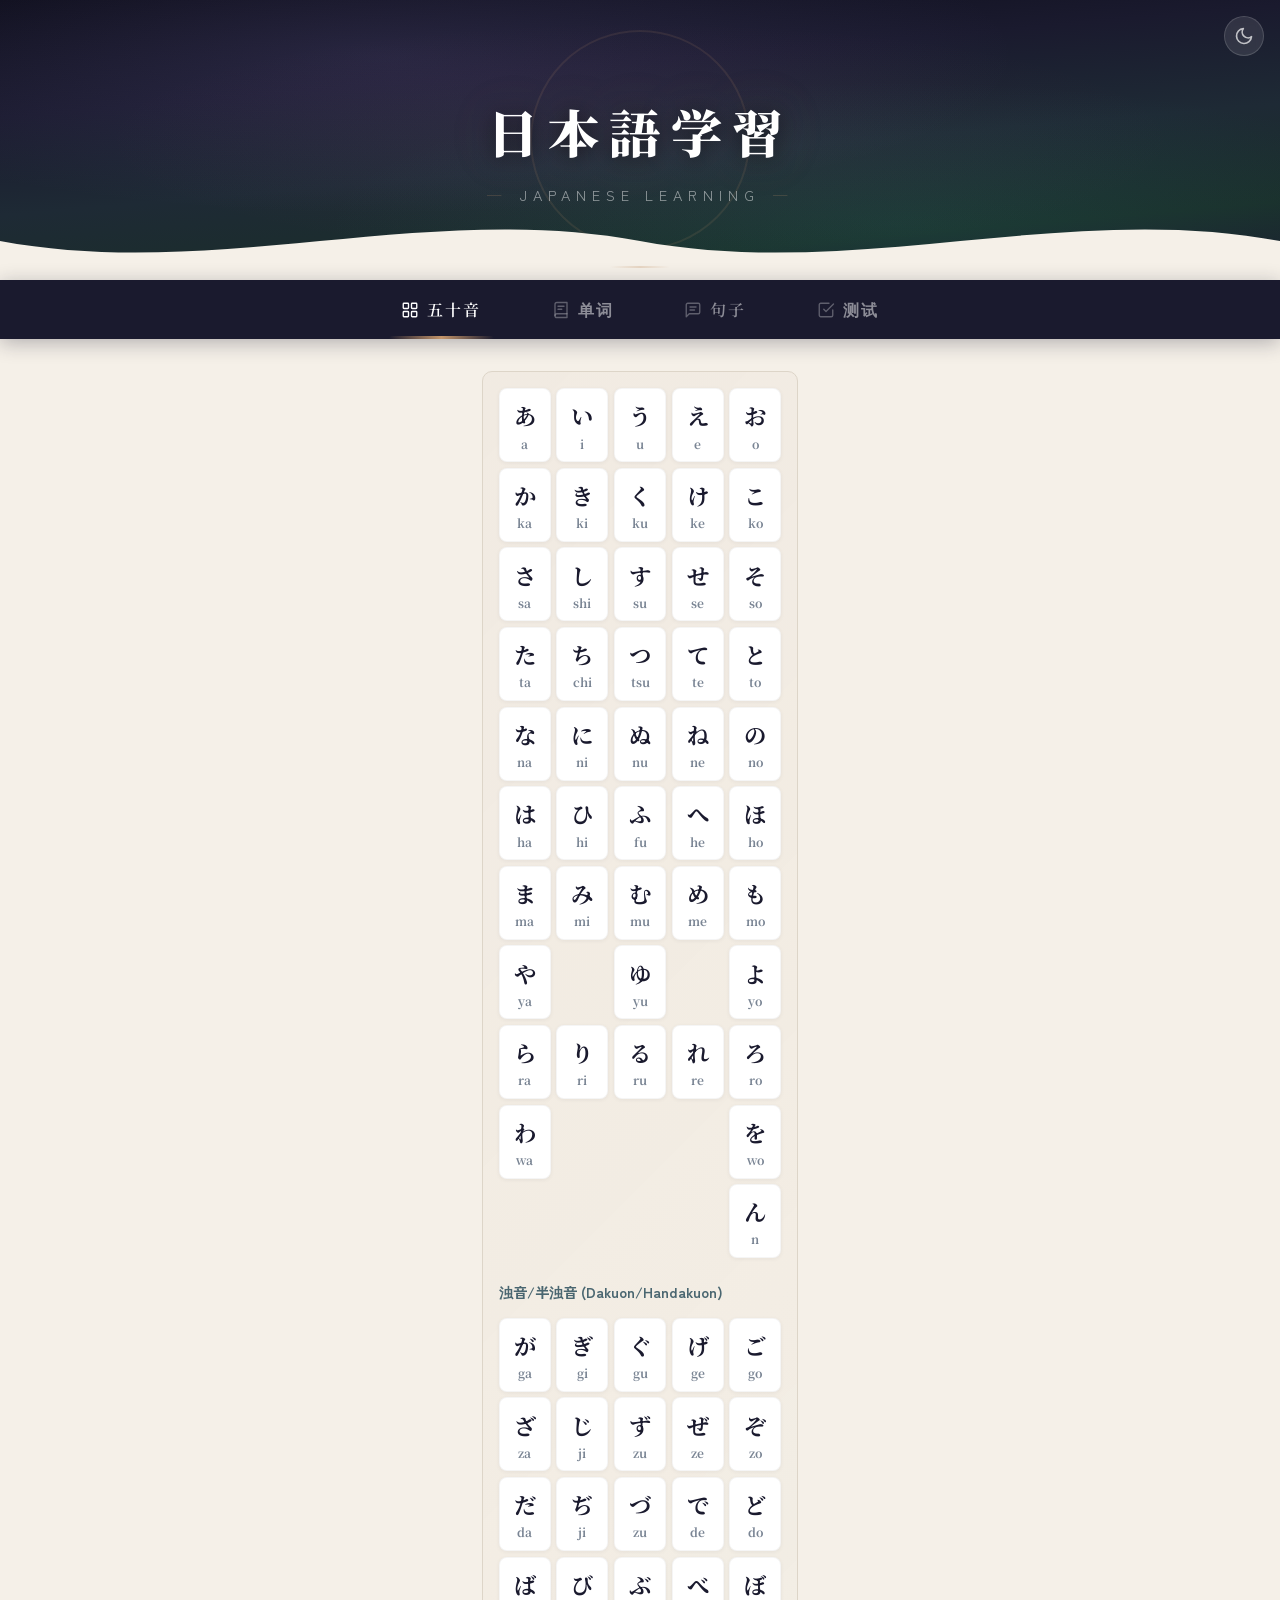
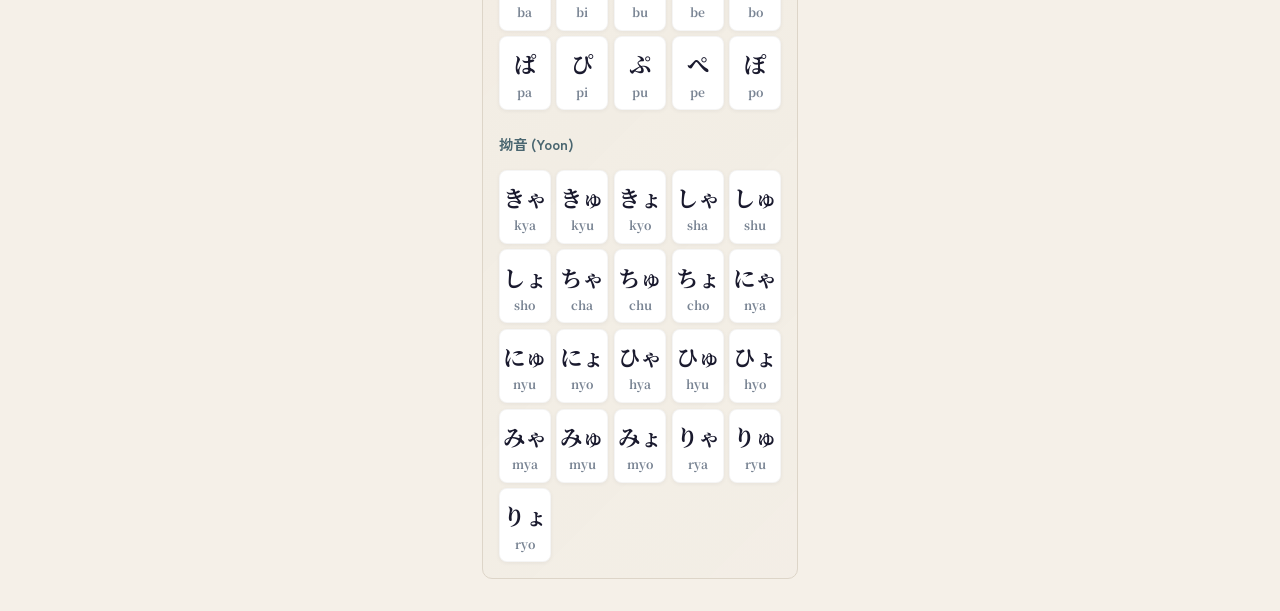
<file: index.html>
<!DOCTYPE html>
<html lang="ja">

<head>
    <meta charset="UTF-8">
    <meta name="viewport" content="width=device-width, initial-scale=1.0">
    <title>日本語学習 — Japanese Learning</title>
    <link rel="icon" href="data:image/svg+xml,<svg xmlns='http://www.w3.org/2000/svg' viewBox='0 0 100 100'><rect rx='18' width='100' height='100' fill='%231A1A2E'/><text x='50' y='72' font-size='62' text-anchor='middle' fill='%23F2C6C2' font-family='serif'>あ</text></svg>">
    <link rel="stylesheet" href="src/css/style.css">
    <script type="module" src="src/js/core.js" defer></script>
</head>

<body>

    <header>
        <button class="dark-toggle" id="dark-toggle" title="切换暗色模式">
            <svg class="icon-moon" viewBox="0 0 24 24" fill="none" stroke="currentColor" stroke-width="2" stroke-linecap="round" stroke-linejoin="round"><path d="M21 12.79A9 9 0 1 1 11.21 3 7 7 0 0 0 21 12.79z"/></svg>
            <svg class="icon-sun" viewBox="0 0 24 24" fill="none" stroke="currentColor" stroke-width="2" stroke-linecap="round" stroke-linejoin="round"><circle cx="12" cy="12" r="5"/><line x1="12" y1="1" x2="12" y2="3"/><line x1="12" y1="21" x2="12" y2="23"/><line x1="4.22" y1="4.22" x2="5.64" y2="5.64"/><line x1="18.36" y1="18.36" x2="19.78" y2="19.78"/><line x1="1" y1="12" x2="3" y2="12"/><line x1="21" y1="12" x2="23" y2="12"/><line x1="4.22" y1="19.78" x2="5.64" y2="18.36"/><line x1="18.36" y1="5.64" x2="19.78" y2="4.22"/></svg>
        </button>
        <div class="header-bg"></div>
        <div class="header-particles" id="header-particles"></div>
        <div class="enso-circle"></div>
        <div class="header-content">
            <h1>日本語学習</h1>
            <p class="subtitle">Japanese Learning</p>
        </div>
        <svg class="header-wave" viewBox="0 0 1440 80" preserveAspectRatio="none">
            <path d="M0,40 C240,80 480,0 720,40 C960,80 1200,0 1440,40 L1440,80 L0,80 Z" fill="var(--bg)"/>
        </svg>
        <div class="header-divider"></div>
    </header>

    <!-- Back to Top Button -->
    <button id="back-to-top" class="back-to-top" title="回到顶部" aria-label="回到顶部">
        <svg width="20" height="20" viewBox="0 0 24 24" fill="none" stroke="currentColor" stroke-width="2.5" stroke-linecap="round" stroke-linejoin="round">
            <polyline points="18 15 12 9 6 15"></polyline>
        </svg>
    </button>

    <nav>
        <div class="nav-tab active" data-tab="gojuon">
            <svg class="nav-icon" viewBox="0 0 24 24" fill="none" stroke="currentColor" stroke-width="1.8" stroke-linecap="round" stroke-linejoin="round"><rect x="3" y="3" width="7" height="7" rx="1"/><rect x="14" y="3" width="7" height="7" rx="1"/><rect x="3" y="14" width="7" height="7" rx="1"/><rect x="14" y="14" width="7" height="7" rx="1"/></svg>
            <span>五十音</span>
        </div>
        <div class="nav-tab" data-tab="words">
            <svg class="nav-icon" viewBox="0 0 24 24" fill="none" stroke="currentColor" stroke-width="1.8" stroke-linecap="round" stroke-linejoin="round"><path d="M4 19.5A2.5 2.5 0 016.5 17H20"/><path d="M6.5 2H20v20H6.5A2.5 2.5 0 014 19.5v-15A2.5 2.5 0 016.5 2z"/><line x1="8" y1="7" x2="16" y2="7"/><line x1="8" y1="11" x2="13" y2="11"/></svg>
            <span>单词</span>
        </div>
        <div class="nav-tab" data-tab="sentences">
            <svg class="nav-icon" viewBox="0 0 24 24" fill="none" stroke="currentColor" stroke-width="1.8" stroke-linecap="round" stroke-linejoin="round"><path d="M21 15a2 2 0 01-2 2H7l-4 4V5a2 2 0 012-2h14a2 2 0 012 2z"/><line x1="8" y1="8" x2="16" y2="8"/><line x1="8" y1="12" x2="14" y2="12"/></svg>
            <span>句子</span>
        </div>
        <div class="nav-tab" data-tab="quiz">
            <svg class="nav-icon" viewBox="0 0 24 24" fill="none" stroke="currentColor" stroke-width="1.8" stroke-linecap="round" stroke-linejoin="round"><path d="M9 11l3 3L22 4"/><path d="M21 12v7a2 2 0 01-2 2H5a2 2 0 01-2-2V5a2 2 0 012-2h11"/></svg>
            <span>测试</span>
        </div>
    </nav>

    <div class="container">

        <!-- 五十音 Panel -->
        <section id="gojuon" class="panel active">
            <div id="gojuon-container">
                <div id="gojuon-table" class="gojuon-table">
                    <!-- Generated via JS -->
                </div>
            </div>
        </section>

        <!-- 单词 Panel -->
        <section id="words" class="panel">
            <div class="controls-area">
                <input type="text" id="word-search" class="search-input" placeholder="搜索单词...">

                <div class="custom-select" id="word-category" data-value="all">
                    <div class="custom-select-trigger"><span class="select-text"></span><span class="select-reset" title="重置">&times;</span></div>
                    <div class="custom-select-options"></div>
                </div>
            </div>
            <div id="words-container" class="list-container">
                <!-- Generated via JS -->
            </div>
            <div id="words-pagination" class="pagination-area">
                <!-- Generated via JS -->
            </div>
        </section>

        <!-- 句子 Panel -->
        <section id="sentences" class="panel">
            <div class="controls-area">
                <input type="text" id="sentence-search" class="search-input" placeholder="搜索句子...">

                <div class="custom-select" id="sentence-category" data-value="all">
                    <div class="custom-select-trigger"><span class="select-text"></span><span class="select-reset" title="重置">&times;</span></div>
                    <div class="custom-select-options"></div>
                </div>
            </div>
            <div id="sentences-container" class="sentence-list-container">
                <!-- Generated via JS -->
            </div>
            <div id="sentences-pagination" class="pagination-area">
                <!-- Generated via JS -->
            </div>
        </section>

        <!-- 测试 Panel -->
        <section id="quiz" class="panel">

            <!-- Setup -->
            <div id="quiz-setup">
                <div class="quiz-setup-header">
                    <h2>选择练习模式</h2>
                    <p class="quiz-setup-sub">选择题型和题量，开始练习</p>
                </div>

                <div class="quiz-modes">
                    <div class="quiz-mode-card" data-mode="jp-cn" onclick="window.quizManager.selectMode('jp-cn')">
                        <div class="quiz-mode-icon">あ</div>
                        <div class="quiz-mode-info">
                            <h3>看日选中</h3>
                            <p>看日语单词，选中文意思</p>
                        </div>
                        <span class="quiz-mode-difficulty difficulty-easy">简单</span>
                    </div>

                    <div class="quiz-mode-card" data-mode="cn-jp" onclick="window.quizManager.selectMode('cn-jp')">
                        <div class="quiz-mode-icon">汉</div>
                        <div class="quiz-mode-info">
                            <h3>看中选日</h3>
                            <p>看中文意思，选日语单词</p>
                        </div>
                        <span class="quiz-mode-difficulty difficulty-medium">中等</span>
                    </div>

                    <div class="quiz-mode-card" data-mode="listen" onclick="window.quizManager.selectMode('listen')">
                        <div class="quiz-mode-icon">
                            <svg viewBox="0 0 24 24" fill="none" stroke="currentColor" stroke-width="2" stroke-linecap="round" stroke-linejoin="round" width="28" height="28"><path d="M9 18V5l12-2v13"/><circle cx="6" cy="18" r="3"/><circle cx="18" cy="16" r="3"/></svg>
                        </div>
                        <div class="quiz-mode-info">
                            <h3>听音选词</h3>
                            <p>听发音，选出正确的日语单词</p>
                        </div>
                        <span class="quiz-mode-difficulty difficulty-medium">中等</span>
                    </div>

                    <div class="quiz-mode-card" data-mode="kana" onclick="window.quizManager.selectMode('kana')">
                        <div class="quiz-mode-icon">
                            <svg viewBox="0 0 24 24" fill="none" stroke="currentColor" stroke-width="2" stroke-linecap="round" stroke-linejoin="round" width="28" height="28"><path d="M2 3h6a4 4 0 0 1 4 4v14a3 3 0 0 0-3-3H2z"/><path d="M22 3h-6a4 4 0 0 0-4 4v14a3 3 0 0 1 3-3h7z"/></svg>
                        </div>
                        <div class="quiz-mode-info">
                            <h3>假名识读</h3>
                            <p>看假名，选正确的罗马音读法</p>
                        </div>
                        <span class="quiz-mode-difficulty difficulty-easy">简单</span>
                    </div>

                    <div class="quiz-mode-card" data-mode="spell" onclick="window.quizManager.selectMode('spell')">
                        <div class="quiz-mode-icon">
                            <svg viewBox="0 0 24 24" fill="none" stroke="currentColor" stroke-width="2" stroke-linecap="round" stroke-linejoin="round" width="28" height="28"><path d="M17 3a2.85 2.83 0 1 1 4 4L7.5 20.5 2 22l1.5-5.5Z"/></svg>
                        </div>
                        <div class="quiz-mode-info">
                            <h3>拼写挑战</h3>
                            <p>根据中文意思，拼出日语单词</p>
                        </div>
                        <span class="quiz-mode-difficulty difficulty-hard">困难</span>
                    </div>
                </div>

                <!-- Question count & start (hidden until mode selected) -->
                <div id="quiz-start-area" class="quiz-start-area" style="display:none;">
                    <div class="quiz-count-selector">
                        <span class="quiz-count-label">题量</span>
                        <div class="quiz-count-btns">
                            <button class="quiz-count-btn" data-count="10" onclick="window.quizManager.setCount(10)">10</button>
                            <button class="quiz-count-btn active" data-count="20" onclick="window.quizManager.setCount(20)">20</button>
                            <button class="quiz-count-btn" data-count="30" onclick="window.quizManager.setCount(30)">30</button>
                            <button class="quiz-count-btn" data-count="50" onclick="window.quizManager.setCount(50)">50</button>
                        </div>
                    </div>
                    <button class="btn btn-primary quiz-start-btn" onclick="window.quizManager.startSelected()">开始练习</button>
                </div>

                <!-- Wrong Answer Book -->
                <div class="wrong-book" id="wrong-book">
                    <div class="wrong-book-header">
                        <h3>错题本</h3>
                        <button class="btn btn-secondary" style="font-size:0.75rem; padding:0.4rem 0.8rem;" onclick="window.quizManager.clearWrongAnswers()">清空</button>
                    </div>
                    <div id="wrong-book-list"></div>
                </div>
            </div>

            <!-- Active Quiz -->
            <div id="quiz-active" style="display: none;">
                <div class="quiz-progress-bar">
                    <div class="quiz-progress-fill" id="quiz-progress-fill"></div>
                </div>
                <div class="quiz-progress-text" id="quiz-progress-text"></div>
                <div class="quiz-card">
                    <div class="quiz-question" id="quiz-q-text">?</div>
                    <div id="quiz-hint" class="quiz-hint" style="display:none;"></div>
                    <div class="quiz-options" id="quiz-options">
                        <!-- Generated via JS -->
                    </div>
                    <div id="quiz-input-area" style="display:none;">
                        <input type="text" id="quiz-input" class="quiz-input" placeholder="输入日语单词...">
                        <button class="btn btn-primary" onclick="window.quizManager.submitInput()" style="margin-top:0.8rem; width:100%;">确认</button>
                    </div>
                    <div style="margin-top: 2rem; text-align: center;">
                        <button class="btn btn-secondary" onclick="window.quizManager.exitQuiz()">退出测试</button>
                    </div>
                </div>
            </div>

            <!-- Result -->
            <div id="quiz-result" style="display: none;">
                <div class="quiz-card" style="text-align: center;">
                    <h2>测试完成</h2>
                    <div class="result-circle">
                        <svg viewBox="0 0 120 120" class="result-ring">
                            <circle cx="60" cy="60" r="52" fill="none" stroke="var(--border)" stroke-width="8"/>
                            <circle cx="60" cy="60" r="52" fill="none" stroke="var(--asagi)" stroke-width="8"
                                stroke-dasharray="327" stroke-dashoffset="327" stroke-linecap="round"
                                id="result-ring-fill" transform="rotate(-90 60 60)"/>
                        </svg>
                        <span class="result-percent" id="result-percent">0%</span>
                    </div>
                    <div class="result-stats" id="result-stats"></div>
                    <div style="display: flex; gap: 0.8rem; justify-content: center; margin-top: 1.5rem;">
                        <button class="btn btn-secondary" onclick="window.quizManager.exitQuiz()">返回菜单</button>
                        <button class="btn btn-primary" onclick="window.quizManager.retryQuiz()">再来一次</button>
                    </div>
                </div>
                <div id="result-review" class="result-review"></div>
            </div>

        </section>

    </div>

</body>

</html>
</file>
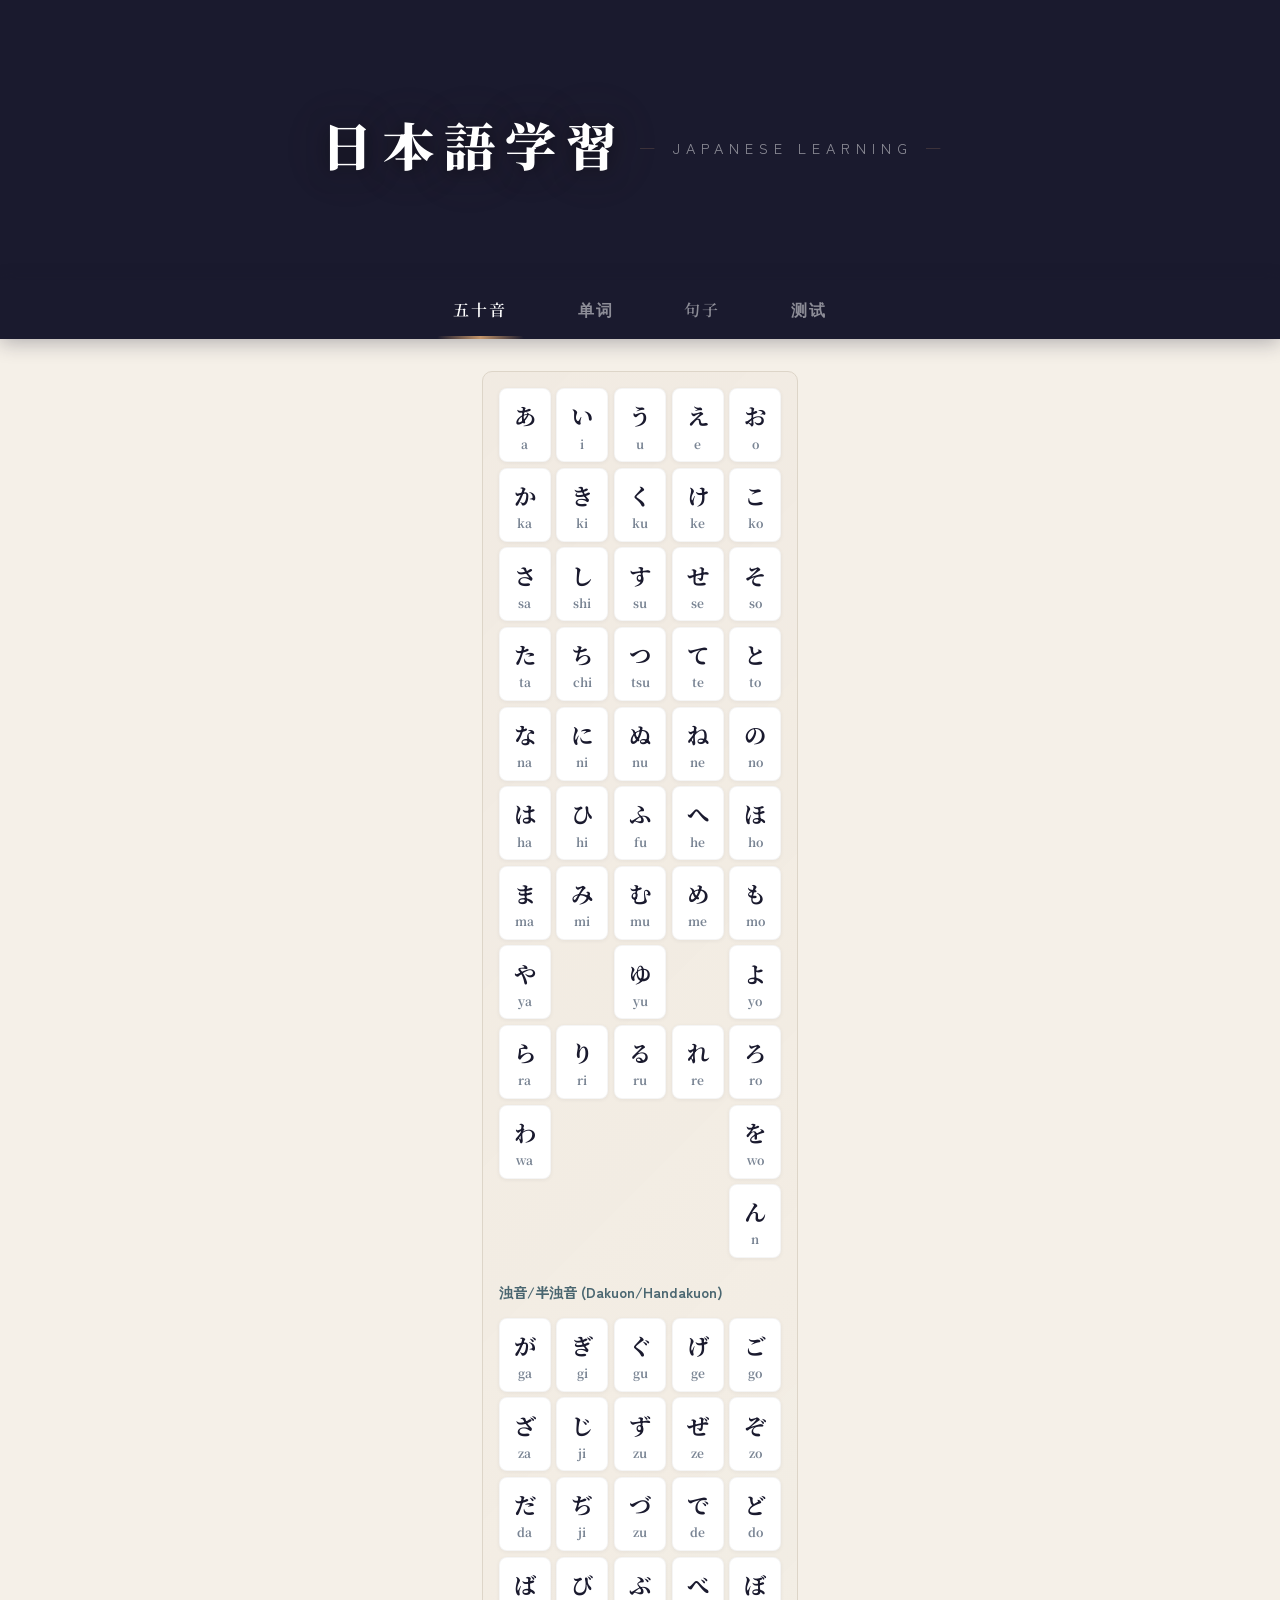
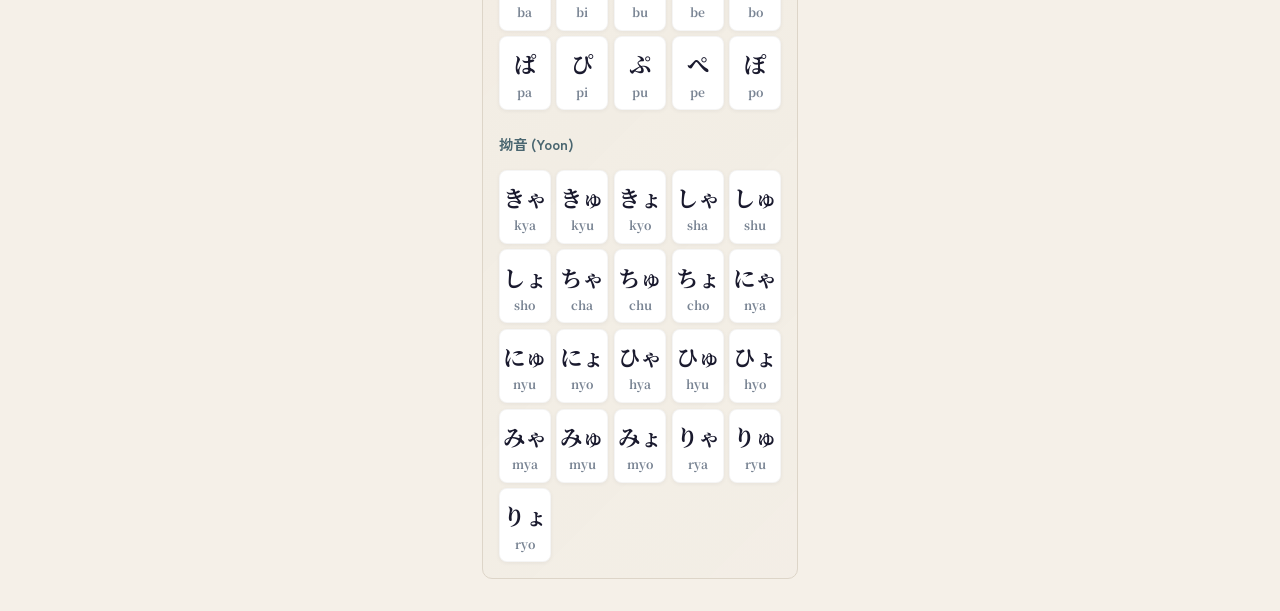
<file: japanese-learning.html>
<!DOCTYPE html>
<html lang="ja">

<head>
    <meta charset="UTF-8">
    <meta name="viewport" content="width=device-width, initial-scale=1.0">
    <title>日本語学習 — Japanese Learning</title>
    <link rel="stylesheet" href="src/css/style.css">
    <script type="module" src="src/js/core.js" defer></script>
</head>

<body>

    <header>
        <h1>日本語学習</h1>
        <p class="subtitle">Japanese Learning</p>
    </header>

    <nav>
        <div class="nav-tab active" data-tab="gojuon">五十音</div>
        <div class="nav-tab" data-tab="words">单词</div>
        <div class="nav-tab" data-tab="sentences">句子</div>
        <div class="nav-tab" data-tab="quiz">测试</div>
    </nav>

    <div class="container">

        <!-- 五十音 Panel -->
        <section id="gojuon" class="panel active">
            <div id="gojuon-container">
                <div id="gojuon-table" class="gojuon-table">
                    <!-- Generated via JS -->
                </div>
            </div>
        </section>

        <!-- 单词 Panel -->
        <section id="words" class="panel">
            <div class="controls-area">
                <input type="text" id="word-search" class="search-input" placeholder="搜索单词...">
                <select id="word-category" class="filter-select">
                    <option value="all">全部分类</option>
                </select>
            </div>
            <div id="words-container" class="list-container">
                <!-- Generated via JS -->
            </div>
            <div id="words-pagination" class="pagination-area">
                <!-- Generated via JS -->
            </div>
        </section>

        <!-- 句子 Panel -->
        <section id="sentences" class="panel">
            <div class="controls-area">
                <input type="text" id="sentence-search" class="search-input" placeholder="搜索句子...">
                <select id="sentence-category" class="filter-select">
                    <option value="all">全部分类</option>
                </select>
            </div>
            <div id="sentences-container" class="sentence-list-container">
                <!-- Generated via JS -->
            </div>
            <div id="sentences-pagination" class="pagination-area">
                <!-- Generated via JS -->
            </div>
        </section>

        <!-- 测试 Panel -->
        <section id="quiz" class="panel">
            <div id="quiz-setup" class="quiz-card">
                <h2>选择测试模式</h2>
                <div style="display: flex; flex-direction: column; gap: 0.6rem; margin-top: 1.5rem;">
                    <button class="btn" onclick="window.quizManager.startQuiz('jp-cn')">日文 -> 中文</button>
                    <button class="btn" onclick="window.quizManager.startQuiz('jp-en')">日文 -> 英文</button>
                    <button class="btn" onclick="window.quizManager.startQuiz('en-jp')">英文 -> 日文</button>
                    <button class="btn" onclick="window.quizManager.startQuiz('roma-jp')">罗马音 -> 日文</button>
                    <button class="btn btn-accent" onclick="window.quizManager.startMemTest()">发音记忆测试 (50题)</button>
                </div>
            </div>

            <div id="quiz-active" class="quiz-card" style="display: none;">
                <div id="quiz-progress" style="margin-bottom: 0.5rem; color: var(--text-light); font-size: 0.85rem;"></div>
                <div class="quiz-question" id="quiz-q-text">?</div>
                <div class="quiz-options" id="quiz-options" style="display: grid; grid-template-columns: 1fr 1fr; gap: 0.8rem;">
                    <!-- Generated via JS -->
                </div>
                <div style="margin-top: 2rem;">
                    <button class="btn btn-secondary" onclick="window.quizManager.exitQuiz()">退出测试</button>
                </div>
            </div>

            <div id="quiz-result" class="quiz-card" style="display: none;">
                <h2>测试结果</h2>
                <div id="result-score" style="font-size: 2.5rem; margin: 1.5rem 0; font-family: var(--font-display); font-weight: 900; color: var(--asagi);"></div>
                <button class="btn btn-primary" onclick="window.quizManager.exitQuiz()">返回菜单</button>
            </div>
        </section>

    </div>

</body>

</html>
</file>
<file: src/css/style.css>
/* ============================================
   日本語学習 — Sumi-e Aesthetic
   Inspired by ink wash painting & traditional Japanese colors
   ============================================ */

@import url('https://fonts.googleapis.com/css2?family=Noto+Serif+JP:wght@400;600;700;900&family=Zen+Kaku+Gothic+New:wght@400;500;700&display=swap');

:root {
    /* Traditional Japanese Colors (日本伝統色) */
    --sumi: #2B2B2B;
    /* 墨 — ink black */
    --kurotobi: #1A1A2E;
    /* 黒鳶 — dark kite */
    --ai-iro: #264653;
    /* 藍色 — indigo */
    --asagi: #2A9D8F;
    /* 浅葱 — light blue-green */
    --sakura: #F2C6C2;
    /* 桜 — cherry blossom */
    --tokiwa: #3A7D5C;
    /* 常磐 — evergreen */
    --kitsune: #C4956A;
    /* 狐 — fox gold */
    --kinari: #F5F0E8;
    /* 生成り — natural undyed */
    --shiro-neri: #FAF8F5;
    /* 白練 — refined white */
    --fuji-murasaki: #8B7EC8;
    /* 藤紫 — wisteria */
    --beni-aka: #C84B6A;
    /* 紅赤 — rouge red */
    --tetsu: #4A6670;
    /* 鉄 — iron blue */

    /* Functional */
    --primary: var(--beni-aka);
    --secondary: var(--tetsu);
    --accent: var(--kitsune);
    --accent2: var(--asagi);
    --bg: var(--kinari);
    --bg-alt: var(--shiro-neri);
    --card-bg: #FFFFFF;
    --text: var(--kurotobi);
    --text-light: #7A8594;
    --border: #DDD5C8;
    --shadow: 0 2px 8px rgba(26, 26, 46, 0.06);
    --shadow-hover: 0 8px 24px rgba(26, 26, 46, 0.1);
    --radius: 10px;
    --radius-sm: 6px;

    --success: var(--tokiwa);
    --error: var(--beni-aka);

    /* Level Colors */
    --n5: #3A7D5C;
    --n4: #264653;
    --n3: #C4956A;
    --n2: #C84B6A;
    --n1: #8B7EC8;

    /* Fonts */
    --font-display: 'Noto Serif JP', 'Yu Mincho', serif;
    --font-body: 'Zen Kaku Gothic New', 'Hiragino Sans', sans-serif;
}

/* Reset */
*,
*::before,
*::after {
    box-sizing: border-box;
    margin: 0;
    padding: 0;
}

body {
    background-color: var(--bg);
    color: var(--text);
    font-family: var(--font-body);
    line-height: 1.7;
    min-height: 100vh;
    display: flex;
    flex-direction: column;
    -webkit-font-smoothing: antialiased;
}

/* ============================================
   HEADER — Atmospheric Night Ink Wash
   ============================================ */
header {
    background: var(--kurotobi);
    color: white;
    padding: 4.5rem 1.5rem 3.5rem;
    text-align: center;
    position: relative;
    overflow: hidden;
    min-height: 280px;
    display: flex;
    align-items: center;
    justify-content: center;
}

/* Deep atmospheric gradient */
.header-bg {
    position: absolute;
    inset: 0;
    background:
        radial-gradient(ellipse at 30% 20%, rgba(139, 126, 200, 0.15) 0%, transparent 50%),
        radial-gradient(ellipse at 70% 80%, rgba(42, 157, 143, 0.12) 0%, transparent 45%),
        radial-gradient(ellipse at 50% 50%, rgba(200, 75, 106, 0.06) 0%, transparent 60%),
        linear-gradient(175deg, #0D0D1A 0%, #1A1A2E 30%, #1E2A35 55%, #1A2E2A 80%, #1A1A2E 100%);
    animation: bgShift 12s ease-in-out infinite alternate;
}

@keyframes bgShift {
    0% {
        opacity: 1;
    }

    50% {
        opacity: 0.92;
    }

    100% {
        opacity: 1;
    }
}

/* Floating sakura particles */
.header-particles {
    position: absolute;
    inset: 0;
    pointer-events: none;
    z-index: 1;
}

.particle {
    position: absolute;
    width: 6px;
    height: 6px;
    background: var(--sakura);
    border-radius: 50% 0 50% 0;
    opacity: 0;
    animation: floatParticle var(--duration) var(--delay) ease-in-out infinite;
}

@keyframes floatParticle {
    0% {
        opacity: 0;
        transform: translate(0, 0) rotate(0deg) scale(0.5);
    }

    20% {
        opacity: var(--max-opacity, 0.6);
    }

    80% {
        opacity: var(--max-opacity, 0.6);
    }

    100% {
        opacity: 0;
        transform: translate(var(--dx), var(--dy)) rotate(360deg) scale(0.2);
    }
}

/* Enso circle — Zen brush stroke */
.enso-circle {
    position: absolute;
    width: 220px;
    height: 220px;
    border: 2.5px solid rgba(196, 149, 106, 0.12);
    border-radius: 50%;
    top: 50%;
    left: 50%;
    transform: translate(-50%, -50%);
    z-index: 1;
    animation: ensoReveal 3s ease-out forwards, ensoPulse 8s 3s ease-in-out infinite;
    clip-path: polygon(0 0, 0 0, 0 100%, 0 100%);
}

@keyframes ensoReveal {
    0% {
        clip-path: polygon(0 0, 0 0, 0 100%, 0 100%);
        opacity: 0;
    }

    100% {
        clip-path: polygon(0 0, 100% 0, 100% 100%, 0 100%);
        opacity: 1;
    }
}

@keyframes ensoPulse {

    0%,
    100% {
        transform: translate(-50%, -50%) scale(1);
        border-color: rgba(196, 149, 106, 0.12);
    }

    50% {
        transform: translate(-50%, -50%) scale(1.03);
        border-color: rgba(196, 149, 106, 0.18);
    }
}

/* Content */
.header-content {
    position: relative;
    z-index: 2;
}

header h1 {
    font-family: var(--font-display);
    font-size: 3.2rem;
    font-weight: 900;
    margin-bottom: 0.4rem;
    letter-spacing: 0.2em;
    text-shadow: 0 2px 20px rgba(0, 0, 0, 0.5), 0 0 60px rgba(196, 149, 106, 0.15);
    animation: titleReveal 1s 0.3s ease-out both;
}

@keyframes titleReveal {
    from {
        opacity: 0;
        transform: translateY(20px);
        letter-spacing: 0.5em;
    }

    to {
        opacity: 1;
        transform: translateY(0);
        letter-spacing: 0.2em;
    }
}

header .subtitle {
    font-family: var(--font-body);
    font-size: 0.9rem;
    font-weight: 400;
    letter-spacing: 6px;
    text-transform: uppercase;
    color: rgba(255, 255, 255, 0.5);
    position: relative;
    display: inline-block;
    animation: subtitleReveal 1s 0.6s ease-out both;
}

@keyframes subtitleReveal {
    from {
        opacity: 0;
        transform: translateY(12px);
        letter-spacing: 10px;
    }

    to {
        opacity: 1;
        transform: translateY(0);
        letter-spacing: 6px;
    }
}

/* Subtle gold accents on subtitle */
header .subtitle::before,
header .subtitle::after {
    content: '—';
    color: var(--kitsune);
    opacity: 0.4;
    margin: 0 0.8rem;
    font-weight: 300;
}

/* Wave transition to content */
.header-wave {
    position: absolute;
    bottom: -1px;
    left: 0;
    width: 100%;
    height: 80px;
    z-index: 3;
}

/* Brush stroke divider */
.header-divider {
    position: absolute;
    bottom: 12px;
    left: 50%;
    transform: translateX(-50%);
    width: 60px;
    height: 2px;
    background: linear-gradient(90deg, transparent, var(--kitsune), transparent);
    opacity: 0.3;
    z-index: 4;
}

/* ============================================
   BACK TO TOP BUTTON
   ============================================ */
.back-to-top {
    position: fixed;
    bottom: 2rem;
    right: 2rem;
    width: 44px;
    height: 44px;
    border-radius: 50%;
    background: var(--kurotobi);
    color: white;
    border: 1.5px solid rgba(196, 149, 106, 0.3);
    cursor: pointer;
    display: flex;
    align-items: center;
    justify-content: center;
    opacity: 0;
    visibility: hidden;
    transform: translateY(12px);
    transition: all 0.3s ease;
    z-index: 999;
    box-shadow: 0 4px 16px rgba(26, 26, 46, 0.25);
}

.back-to-top.visible {
    opacity: 1;
    visibility: visible;
    transform: translateY(0);
}

.back-to-top:hover {
    background: var(--ai-iro);
    border-color: var(--kitsune);
    transform: translateY(-2px);
    box-shadow: 0 6px 20px rgba(26, 26, 46, 0.35);
}

.back-to-top:active {
    transform: scale(0.92);
}

/* ============================================
   NAVIGATION — Ink brush style
   ============================================ */
nav {
    display: flex;
    justify-content: center;
    background: var(--kurotobi);
    position: sticky;
    top: 0;
    z-index: 100;
    box-shadow: 0 4px 20px rgba(26, 26, 46, 0.3);
}

.nav-tab {
    padding: 1rem 2.2rem;
    color: rgba(255, 255, 255, 0.5);
    cursor: pointer;
    transition: all 0.3s ease;
    font-family: var(--font-display);
    font-weight: 600;
    font-size: 1rem;
    letter-spacing: 2px;
    position: relative;
    user-select: none;
    display: flex;
    align-items: center;
    gap: 0.5rem;
}

.nav-tab:hover {
    color: rgba(255, 255, 255, 0.85);
    background: rgba(255, 255, 255, 0.04);
}

.nav-tab.active {
    color: white;
}

.nav-icon {
    width: 18px;
    height: 18px;
    flex-shrink: 0;
    opacity: 0.6;
    transition: opacity 0.3s;
}

.nav-tab:hover .nav-icon,
.nav-tab.active .nav-icon {
    opacity: 1;
}

/* Ink brush underline indicator */
.nav-tab.active::after {
    content: '';
    position: absolute;
    bottom: 0;
    left: 15%;
    width: 70%;
    height: 3px;
    background: linear-gradient(90deg, transparent, var(--kitsune), transparent);
    border-radius: 3px 3px 0 0;
}

/* ============================================
   MAIN LAYOUT
   ============================================ */
.container {
    max-width: 1000px;
    margin: 2rem auto;
    padding: 0 1.5rem;
}

.panel {
    display: none;
    animation: fadeIn 0.4s ease;
}

.panel.active {
    display: block;
}

@keyframes fadeIn {
    from {
        opacity: 0;
        transform: translateY(12px);
    }

    to {
        opacity: 1;
        transform: translateY(0);
    }
}

/* ============================================
   SEARCH & CONTROLS — Washi card style
   ============================================ */
.controls-area {
    background: var(--card-bg);
    padding: 1.2rem 1.5rem;
    border-radius: var(--radius);
    box-shadow: var(--shadow);
    margin-bottom: 1.5rem;
    display: flex;
    flex-wrap: wrap;
    gap: 1rem;
    border: 1px solid var(--border);
    position: relative;
}

/* Decorative corner mark */
.controls-area::before {
    content: '';
    position: absolute;
    top: 0;
    left: 0;
    width: 28px;
    height: 28px;
    border-top: 2px solid var(--asagi);
    border-left: 2px solid var(--asagi);
    border-radius: var(--radius) 0 0 0;
    opacity: 0.6;
}

.search-input {
    flex: 2;
    min-width: 200px;
    padding: 0.7rem 1rem;
    border: 1.5px solid var(--border);
    border-radius: var(--radius-sm);
    font-family: var(--font-body);
    font-size: 0.95rem;
    transition: all 0.3s;
    outline: none;
    background: var(--kinari);
    color: var(--text);
}

.search-input::placeholder {
    color: #A0A0A0;
}

.search-input:focus {
    border-color: var(--asagi);
    box-shadow: 0 0 0 3px rgba(42, 157, 143, 0.12);
    background: white;
}

/* ============================================
   CUSTOM SELECT — Washi paper scroll
   ============================================ */
.custom-select {
    flex: 1;
    min-width: 140px;
    position: relative;
    font-family: var(--font-body);
    font-size: 0.9rem;
    font-weight: 500;
    letter-spacing: 0.3px;
}

.custom-select-trigger {
    padding: 0.75rem 2.6rem 0.75rem 0.75rem;
    display: flex;
    align-items: center;
    gap: 0.45rem;
    border: 1.5px solid var(--border);
    border-left: 3px solid var(--kitsune);
    border-radius: 2px 6px 6px 2px;
    background-color: var(--card-bg);
    background-image: linear-gradient(135deg, rgba(245, 240, 232, 0.5) 0%, rgba(255, 255, 255, 0) 100%);
    color: var(--text);
    cursor: pointer;
    transition: all 0.3s cubic-bezier(0.4, 0, 0.2, 1);
    box-shadow: inset 0 1px 2px rgba(0, 0, 0, 0.03);
    user-select: none;
    position: relative;
}

.select-text {
    overflow: hidden;
    text-overflow: ellipsis;
    white-space: nowrap;
}

.select-text.placeholder {
    color: #A0A0A0;
    font-weight: 400;
}

.select-reset {
    display: none;
    position: absolute;
    right: 30px;
    top: 50%;
    transform: translateY(-50%);
    width: 18px;
    height: 18px;
    border-radius: 50%;
    background: rgba(26, 26, 46, 0.08);
    color: var(--text-light);
    font-size: 14px;
    line-height: 18px;
    text-align: center;
    cursor: pointer;
    transition: all 0.2s;
    z-index: 1;
}

.select-reset:hover {
    background: var(--beni-aka);
    color: white;
}

/* Brush-wave arrow */
.custom-select-trigger::after {
    content: '';
    position: absolute;
    right: 14px;
    top: 50%;
    width: 14px;
    height: 10px;
    transform: translateY(-50%);
    background-image: url("data:image/svg+xml,%3Csvg xmlns='http://www.w3.org/2000/svg' width='14' height='10' viewBox='0 0 14 10'%3E%3Cpath d='M1 2 C3 2, 5 7, 7 8 C9 7, 11 2, 13 2' stroke='%23C4956A' fill='none' stroke-width='1.6' stroke-linecap='round'/%3E%3C/svg%3E");
    background-size: contain;
    background-repeat: no-repeat;
    transition: transform 0.3s ease, filter 0.3s ease;
}

.custom-select.open .custom-select-trigger::after {
    transform: translateY(-50%) scaleY(-1);
    filter: hue-rotate(140deg);
}

.custom-select-trigger:hover {
    border-color: var(--asagi);
    border-left-color: var(--asagi);
    box-shadow:
        inset 0 1px 2px rgba(0, 0, 0, 0.03),
        0 0 0 3px rgba(42, 157, 143, 0.08);
}

.custom-select.open .custom-select-trigger {
    border-color: var(--asagi);
    border-left-color: var(--asagi);
    box-shadow:
        inset 0 1px 2px rgba(0, 0, 0, 0.03),
        0 0 0 3px rgba(42, 157, 143, 0.12);
}

/* Options panel */
.custom-select-options {
    position: absolute;
    top: calc(100% + 6px);
    left: 0;
    right: 0;
    background: var(--card-bg);
    border: 1.5px solid var(--border);
    border-radius: 8px;
    box-shadow: 0 12px 36px rgba(26, 26, 46, 0.12), 0 4px 12px rgba(0, 0, 0, 0.06);
    z-index: 200;
    max-height: 280px;
    overflow-y: auto;
    opacity: 0;
    visibility: hidden;
    transform: translateY(-8px);
    transition: all 0.25s cubic-bezier(0.4, 0, 0.2, 1);
    padding: 4px;
}

.custom-select.open .custom-select-options {
    opacity: 1;
    visibility: visible;
    transform: translateY(0);
}

/* Individual option */
.custom-select-option {
    padding: 0.65rem 1rem;
    cursor: pointer;
    border-radius: 5px;
    transition: all 0.15s ease;
    color: var(--text);
    position: relative;
    border-left: 3px solid transparent;
}

.custom-select-option:hover {
    background: rgba(42, 157, 143, 0.06);
    border-left-color: var(--asagi);
    color: var(--asagi);
}

.custom-select-option.selected {
    background: rgba(42, 157, 143, 0.08);
    border-left-color: var(--asagi);
    color: var(--asagi);
    font-weight: 600;
}

.custom-select-option.selected::after {
    content: '✓';
    position: absolute;
    right: 12px;
    top: 50%;
    transform: translateY(-50%);
    color: var(--asagi);
    font-size: 0.8rem;
    font-weight: 700;
}

/* Scrollbar inside options */
.custom-select-options::-webkit-scrollbar {
    width: 5px;
}

.custom-select-options::-webkit-scrollbar-thumb {
    background: rgba(26, 26, 46, 0.12);
    border-radius: 3px;
}

.custom-select-options::-webkit-scrollbar-thumb:hover {
    background: rgba(26, 26, 46, 0.22);
}

/* ============================================
   WORD CARDS — Refined grid
   ============================================ */
.list-container {
    display: grid;
    grid-template-columns: repeat(auto-fill, minmax(175px, 1fr));
    gap: 0.75rem;
}

.word-card {
    background: var(--card-bg);
    border-radius: var(--radius-sm);
    padding: 1rem 1rem 0.8rem;
    box-shadow: var(--shadow);
    transition: all 0.25s cubic-bezier(0.4, 0, 0.2, 1);
    cursor: pointer;
    position: relative;
    border: 1px solid var(--border);
    display: flex;
    flex-direction: column;
    gap: 0.25rem;
    overflow: hidden;
}

/* Top accent line on hover */
.word-card::before {
    content: '';
    position: absolute;
    top: 0;
    left: 0;
    right: 0;
    height: 2px;
    background: linear-gradient(90deg, var(--asagi), var(--fuji-murasaki));
    transform: scaleX(0);
    transition: transform 0.3s ease;
    transform-origin: left;
}

.word-card:hover {
    transform: translateY(-4px);
    box-shadow: var(--shadow-hover);
    border-color: transparent;
}

.word-card:hover::before {
    transform: scaleX(1);
}

.word-card-header {
    display: flex;
    align-items: flex-start;
    justify-content: space-between;
    gap: 0.3rem;
}

.word-card .item-audio {
    font-size: 1rem;
    cursor: pointer;
    color: var(--tetsu);
    opacity: 0;
    transition: all 0.2s;
    flex-shrink: 0;
    padding: 2px;
}

.word-card:hover .item-audio {
    opacity: 0.6;
}

.word-card:hover .item-audio:hover {
    opacity: 1;
    transform: scale(1.15);
}

.word-card .item-audio:active {
    transform: scale(0.9);
}

.word-card .item-main {
    font-family: var(--font-display);
    font-weight: 700;
    font-size: 1.45rem;
    color: var(--text);
    line-height: 1.2;
}

.word-card .item-sub {
    color: var(--text-light);
    font-size: 0.8rem;
    font-family: var(--font-body);
}

.word-card .item-desc {
    color: var(--text);
    font-size: 0.85rem;
    font-weight: 500;
    margin-top: 0.1rem;
}

.word-card .item-tag {
    font-size: 0.65rem;
    padding: 1px 7px;
    border-radius: 3px;
    color: white;
    font-weight: 600;
    align-self: flex-start;
    margin-top: 0.3rem;
    letter-spacing: 0.5px;
}

/* Level colors */
.word-card .item-tag[data-level="N5"] {
    background: var(--n5);
}

.word-card .item-tag[data-level="N4"] {
    background: var(--n4);
}

.word-card .item-tag[data-level="N3"] {
    background: var(--n3);
}

.word-card .item-tag[data-level="N2"] {
    background: var(--n2);
}

.word-card .item-tag[data-level="N1"] {
    background: var(--n1);
}

/* ============================================
   SENTENCE LIST — Elegant list
   ============================================ */
.sentence-list-container {
    display: flex;
    flex-direction: column;
    gap: 0.6rem;
}

.sentence-item {
    display: flex;
    align-items: center;
    gap: 1rem;
    background: var(--card-bg);
    padding: 1rem 1.2rem;
    border-radius: var(--radius-sm);
    box-shadow: var(--shadow);
    transition: all 0.25s cubic-bezier(0.4, 0, 0.2, 1);
    border: 1px solid var(--border);
    position: relative;
}

.sentence-item::before {
    content: '';
    position: absolute;
    left: 0;
    top: 15%;
    bottom: 15%;
    width: 3px;
    background: var(--asagi);
    border-radius: 0 2px 2px 0;
    opacity: 0;
    transition: opacity 0.3s;
}

.sentence-item:hover {
    transform: translateX(4px);
    box-shadow: var(--shadow-hover);
}

.sentence-item:hover::before {
    opacity: 1;
}

.sentence-item .item-audio {
    font-size: 1.2rem;
    cursor: pointer;
    color: var(--tetsu);
    flex-shrink: 0;
    opacity: 0.5;
    transition: all 0.2s;
}

.sentence-item:hover .item-audio {
    opacity: 1;
}

.sentence-item .item-main {
    font-family: var(--font-display);
    font-weight: 600;
    font-size: 1.05rem;
    color: var(--text);
    line-height: 1.5;
}

.sentence-item .item-sub {
    color: var(--text-light);
    font-size: 0.85rem;
}

/* ============================================
   GOJUON TABLE — Calligraphy grid
   ============================================ */
.gojuon-table {
    display: flex;
    flex-direction: column;
    gap: 0.35rem;
    background: linear-gradient(135deg, rgba(194, 175, 154, 0.08), rgba(194, 175, 154, 0.03));
    padding: 1rem;
    border-radius: var(--radius);
    border: 1px solid var(--border);
}

.gojuon-row {
    display: flex;
    gap: 0.35rem;
}

.kana-cell {
    flex: 1;
    min-width: 52px;
    height: 74px;
    display: flex;
    flex-direction: column;
    align-items: center;
    justify-content: center;
    background: var(--card-bg);
    border-radius: 8px;
    cursor: pointer;
    font-family: var(--font-display);
    font-size: 1.4rem;
    font-weight: 700;
    box-shadow: 0 1px 4px rgba(26, 26, 46, 0.06);
    transition: all 0.2s cubic-bezier(0.34, 1.56, 0.64, 1);
    position: relative;
    overflow: hidden;
    border: 1px solid rgba(0, 0, 0, 0.04);
}

.kana-cell::after {
    content: '';
    position: absolute;
    inset: 0;
    background: radial-gradient(circle at center, var(--kitsune), var(--beni-aka));
    opacity: 0;
    transition: opacity 0.3s;
    pointer-events: none;
}

.kana-cell:hover {
    color: white;
    transform: scale(1.12) translateY(-2px);
    z-index: 10;
    box-shadow: 0 8px 20px rgba(196, 149, 106, 0.3);
    border-color: transparent;
}

.kana-cell:hover::after {
    opacity: 1;
}

.kana-cell:hover span {
    position: relative;
    z-index: 1;
}

.kana-cell.empty {
    background: transparent;
    cursor: default;
    box-shadow: none;
    border-color: transparent;
}

.kana-sub {
    font-size: 0.75rem;
    color: var(--text-light);
    margin-top: -1px;
    position: relative;
    z-index: 1;
}

.kana-cell:hover .kana-sub {
    color: rgba(255, 255, 255, 0.85);
}

/* Speaker icons */
.speaker-icon {
    font-size: 0.85rem;
    position: absolute;
    bottom: 3px;
    right: 3px;
    opacity: 0;
    transition: opacity 0.2s;
    z-index: 1;
}

.kana-cell:hover .speaker-icon {
    opacity: 0.6;
}

.vowel-speaker {
    position: absolute;
    bottom: 3px;
    right: 3px;
    font-size: 0.95rem;
    cursor: pointer;
    opacity: 0;
    transition: all 0.3s ease;
    z-index: 2;
}

.kana-cell:hover .vowel-speaker {
    opacity: 0.7;
}

.vowel-speaker:hover {
    opacity: 1 !important;
    transform: scale(1.2);
}

@keyframes pulse-glow {
    0% {
        transform: scale(1);
        filter: drop-shadow(0 0 2px var(--kitsune));
    }

    50% {
        transform: scale(1.15);
        filter: drop-shadow(0 0 8px var(--kitsune));
    }

    100% {
        transform: scale(1);
        filter: drop-shadow(0 0 2px var(--kitsune));
    }
}

.vowel-speaker.playing {
    animation: pulse-glow 0.4s ease-in-out;
    color: var(--kitsune);
    opacity: 1;
}

@keyframes wiggle {

    0%,
    100% {
        transform: rotate(0deg) scale(1);
    }

    25% {
        transform: rotate(15deg) scale(1.1);
    }

    75% {
        transform: rotate(-15deg) scale(1.1);
    }
}

.playing {
    border-color: var(--kitsune) !important;
    box-shadow: 0 0 0 2px rgba(196, 149, 106, 0.2) !important;
}

.playing .speaker-icon {
    animation: wiggle 0.5s ease-in-out infinite;
    opacity: 1;
    color: var(--kitsune);
}

/* ============================================
   QUIZ — Redesigned
   ============================================ */
.quiz-card {
    background: var(--card-bg);
    padding: 2rem;
    border-radius: var(--radius);
    box-shadow: var(--shadow);
    border: 1px solid var(--border);
}

.quiz-card h2 {
    font-family: var(--font-display);
    font-weight: 700;
    color: var(--text);
    letter-spacing: 0.1em;
    margin-bottom: 0.5rem;
}

/* Setup header */
.quiz-setup-header {
    text-align: center;
    margin-bottom: 1.5rem;
}

.quiz-setup-header h2 {
    font-family: var(--font-display);
    font-size: 1.6rem;
    font-weight: 800;
    color: var(--text);
    letter-spacing: 0.08em;
    margin-bottom: 0.3rem;
}

.quiz-setup-sub {
    color: var(--text-light);
    font-size: 0.9rem;
}

/* Mode cards */
.quiz-modes {
    display: flex;
    flex-direction: column;
    gap: 0.7rem;
    margin-bottom: 1.5rem;
}

.quiz-mode-card {
    display: flex;
    align-items: center;
    gap: 1rem;
    background: var(--card-bg);
    padding: 1rem 1.2rem;
    border-radius: var(--radius);
    border: 1.5px solid var(--border);
    cursor: pointer;
    transition: all 0.25s cubic-bezier(0.4, 0, 0.2, 1);
    box-shadow: var(--shadow);
}

.quiz-mode-card:hover {
    transform: translateY(-2px);
    box-shadow: var(--shadow-hover);
    border-color: var(--asagi);
}

.quiz-mode-card.selected {
    border-color: var(--asagi);
    background: rgba(42, 157, 143, 0.04);
    box-shadow: 0 0 0 3px rgba(42, 157, 143, 0.1);
}

.quiz-mode-icon {
    width: 48px;
    height: 48px;
    display: flex;
    align-items: center;
    justify-content: center;
    background: linear-gradient(135deg, var(--kurotobi), var(--ai-iro));
    color: var(--sakura);
    border-radius: 10px;
    font-family: var(--font-display);
    font-size: 1.4rem;
    font-weight: 900;
    flex-shrink: 0;
}

.quiz-mode-info {
    flex: 1;
    min-width: 0;
}

.quiz-mode-info h3 {
    font-family: var(--font-display);
    font-weight: 700;
    font-size: 1rem;
    color: var(--text);
    margin-bottom: 0.15rem;
}

.quiz-mode-info p {
    font-size: 0.8rem;
    color: var(--text-light);
    margin: 0;
}

.quiz-mode-difficulty {
    font-size: 0.7rem;
    padding: 2px 8px;
    border-radius: 4px;
    font-weight: 600;
    letter-spacing: 0.5px;
    flex-shrink: 0;
}

.difficulty-easy {
    background: rgba(58, 125, 92, 0.1);
    color: var(--tokiwa);
}

.difficulty-medium {
    background: rgba(196, 149, 106, 0.15);
    color: var(--kitsune);
}

.difficulty-hard {
    background: rgba(200, 75, 106, 0.1);
    color: var(--beni-aka);
}

/* Start area */
.quiz-start-area {
    background: var(--card-bg);
    padding: 1.2rem 1.5rem;
    border-radius: var(--radius);
    border: 1px solid var(--border);
    box-shadow: var(--shadow);
    display: flex;
    align-items: center;
    gap: 1.5rem;
}

.quiz-count-selector {
    display: flex;
    align-items: center;
    gap: 0.8rem;
    flex: 1;
}

.quiz-count-label {
    font-size: 0.85rem;
    color: var(--text-light);
    font-weight: 500;
    white-space: nowrap;
}

.quiz-count-btns {
    display: flex;
    gap: 0.35rem;
}

.quiz-count-btn {
    min-width: 40px;
    height: 34px;
    border: 1.5px solid var(--border);
    background: var(--card-bg);
    border-radius: 6px;
    cursor: pointer;
    font-family: var(--font-body);
    font-size: 0.85rem;
    font-weight: 600;
    color: var(--text);
    transition: all 0.2s;
}

.quiz-count-btn:hover {
    border-color: var(--asagi);
    color: var(--asagi);
}

.quiz-count-btn.active {
    background: var(--asagi);
    color: white;
    border-color: var(--asagi);
}

.quiz-start-btn {
    white-space: nowrap;
    padding: 0.7rem 2rem;
}

/* Progress bar */
.quiz-progress-bar {
    height: 4px;
    background: var(--border);
    border-radius: 2px;
    overflow: hidden;
    margin-bottom: 0.5rem;
}

.quiz-progress-fill {
    height: 100%;
    background: linear-gradient(90deg, var(--asagi), var(--tokiwa));
    border-radius: 2px;
    transition: width 0.4s ease;
    width: 0%;
}

.quiz-progress-text {
    text-align: center;
    font-size: 0.8rem;
    color: var(--text-light);
    margin-bottom: 1.2rem;
}

/* Quiz question */
.quiz-question {
    font-family: var(--font-display);
    font-size: 3rem;
    font-weight: 900;
    margin: 1rem 0 1.5rem;
    color: var(--text);
    line-height: 1.3;
    text-align: center;
}

.quiz-hint {
    text-align: center;
    font-size: 0.9rem;
    color: var(--text-light);
    margin-bottom: 1rem;
}

/* Quiz options */
.quiz-options {
    display: grid;
    grid-template-columns: 1fr 1fr;
    gap: 0.7rem;
}

.option-btn {
    padding: 1rem;
    border: 1.5px solid var(--border);
    background: var(--card-bg);
    border-radius: var(--radius-sm);
    cursor: pointer;
    font-family: var(--font-body);
    font-size: 1rem;
    font-weight: 500;
    color: var(--text);
    transition: all 0.2s;
    text-align: center;
}

.option-btn:hover:not(:disabled) {
    border-color: var(--asagi);
    background: rgba(42, 157, 143, 0.04);
    transform: translateY(-1px);
}

.option-btn.correct {
    background: rgba(58, 125, 92, 0.1);
    border-color: var(--tokiwa);
    color: var(--tokiwa);
    font-weight: 700;
}

.option-btn.wrong {
    background: rgba(200, 75, 106, 0.08);
    border-color: var(--beni-aka);
    color: var(--beni-aka);
}

/* Quiz input for spell mode */
.quiz-input {
    width: 100%;
    padding: 0.9rem 1.2rem;
    border: 1.5px solid var(--border);
    border-radius: var(--radius-sm);
    font-family: var(--font-body);
    font-size: 1.1rem;
    background: var(--kinari);
    color: var(--text);
    outline: none;
    transition: all 0.3s;
    text-align: center;
}

.quiz-input:focus {
    border-color: var(--asagi);
    box-shadow: 0 0 0 3px rgba(42, 157, 143, 0.12);
    background: white;
}

/* Result page */
.result-circle {
    position: relative;
    width: 120px;
    height: 120px;
    margin: 1.5rem auto;
}

.result-ring {
    width: 100%;
    height: 100%;
}

.result-percent {
    position: absolute;
    top: 50%;
    left: 50%;
    transform: translate(-50%, -50%);
    font-family: var(--font-display);
    font-size: 1.6rem;
    font-weight: 900;
    color: var(--asagi);
}

.result-stats {
    display: flex;
    justify-content: center;
    gap: 2rem;
    margin: 1rem 0;
    font-size: 0.85rem;
    color: var(--text-light);
}

.result-stats span {
    display: flex;
    align-items: center;
    gap: 0.3rem;
}

.result-stats .stat-correct { color: var(--tokiwa); font-weight: 700; }
.result-stats .stat-wrong { color: var(--beni-aka); font-weight: 700; }

.result-review {
    margin-top: 1rem;
}

.result-review-item {
    display: flex;
    align-items: center;
    gap: 0.8rem;
    padding: 0.6rem 1rem;
    background: var(--card-bg);
    border-radius: var(--radius-sm);
    border: 1px solid var(--border);
    margin-bottom: 0.4rem;
    font-size: 0.85rem;
}

.result-review-item.review-wrong {
    border-left: 3px solid var(--beni-aka);
}

.result-review-item.review-correct {
    border-left: 3px solid var(--tokiwa);
}

.review-emoji {
    font-size: 1.1rem;
    flex-shrink: 0;
}

.review-text {
    flex: 1;
    min-width: 0;
}

.review-q {
    font-weight: 600;
    color: var(--text);
}

.review-a {
    color: var(--text-light);
    font-size: 0.8rem;
}

@media (max-width: 480px) {
    .quiz-options {
        grid-template-columns: 1fr;
    }
    .quiz-start-area {
        flex-direction: column;
        gap: 1rem;
    }
    .quiz-mode-card {
        padding: 0.8rem;
    }
}

/* ============================================
   BUTTONS — Refined
   ============================================ */
.btn {
    padding: 0.65rem 1.4rem;
    border: 1.5px solid var(--border);
    border-radius: var(--radius-sm);
    cursor: pointer;
    font-family: var(--font-body);
    font-weight: 600;
    font-size: 0.9rem;
    transition: all 0.2s ease;
    background: var(--card-bg);
    color: var(--text);
    letter-spacing: 0.3px;
}

.btn:hover {
    transform: translateY(-1px);
    box-shadow: var(--shadow-hover);
}

.btn:active {
    transform: scale(0.97);
}

.btn-primary {
    background: var(--beni-aka);
    color: white;
    border-color: var(--beni-aka);
}

.btn-primary:hover {
    background: #b3405c;
}

.btn-secondary {
    background: var(--tetsu);
    color: white;
    border-color: var(--tetsu);
}

.btn-secondary:hover {
    background: #3d5a63;
}

.btn-accent {
    background: var(--asagi);
    color: white;
    border-color: var(--asagi);
}

.btn-accent:hover {
    background: #238b7e;
}

/* ============================================
   PAGINATION — Minimal
   ============================================ */
.pagination-area {
    display: flex;
    flex-direction: column;
    align-items: center;
    gap: 0.7rem;
    margin-top: 2rem;
    padding-bottom: 1rem;
}

.page-info {
    font-size: 0.8rem;
    color: var(--text-light);
    letter-spacing: 0.5px;
}

.page-btns {
    display: flex;
    gap: 0.25rem;
    align-items: center;
    flex-wrap: wrap;
    justify-content: center;
}

.page-btn {
    min-width: 34px;
    height: 34px;
    padding: 0 0.35rem;
    border: 1px solid var(--border);
    background: var(--card-bg);
    border-radius: 5px;
    cursor: pointer;
    font-size: 0.8rem;
    font-weight: 500;
    font-family: var(--font-body);
    color: var(--text);
    transition: all 0.15s;
}

.page-btn:hover:not(:disabled) {
    border-color: var(--asagi);
    color: var(--asagi);
}

.page-btn.active {
    background: var(--asagi);
    color: white;
    border-color: var(--asagi);
}

.page-btn:disabled {
    opacity: 0.35;
    cursor: default;
}

.page-dots {
    padding: 0 0.3rem;
    color: var(--text-light);
    font-weight: 600;
}

/* ============================================
   SCROLLBAR — Minimal
   ============================================ */
::-webkit-scrollbar {
    width: 6px;
}

::-webkit-scrollbar-track {
    background: transparent;
}

::-webkit-scrollbar-thumb {
    background: rgba(26, 26, 46, 0.15);
    border-radius: 3px;
}

::-webkit-scrollbar-thumb:hover {
    background: rgba(26, 26, 46, 0.25);
}

/* ============================================
   RESPONSIVE
   ============================================ */
@media (max-width: 768px) {
    .list-container {
        grid-template-columns: repeat(auto-fill, minmax(145px, 1fr));
    }

    .controls-area {
        flex-direction: column;
    }

    .nav-tab {
        padding: 0.85rem 1.2rem;
        font-size: 0.9rem;
    }

    .word-card .item-main {
        font-size: 1.25rem;
    }

    .quiz-question {
        font-size: 2.5rem;
    }

    .container {
        padding: 0 1rem;
    }

    header {
        padding: 3.5rem 1.5rem 3rem;
        min-height: 220px;
    }

    header h1 {
        font-size: 2.4rem;
        letter-spacing: 0.12em;
    }

    @keyframes titleReveal {
        to {
            letter-spacing: 0.12em;
        }
    }

    header .subtitle {
        font-size: 0.8rem;
        letter-spacing: 4px;
    }

    .enso-circle {
        width: 160px;
        height: 160px;
    }

    .back-to-top {
        bottom: 1.2rem;
        right: 1.2rem;
        width: 40px;
        height: 40px;
    }
}

@media (max-width: 480px) {
    .list-container {
        grid-template-columns: repeat(2, 1fr);
        gap: 0.5rem;
    }

    .nav-tab {
        padding: 0.7rem 0.7rem;
        font-size: 0.8rem;
        letter-spacing: 0;
    }

    .word-card {
        padding: 0.75rem;
    }

    .sentence-item {
        padding: 0.8rem;
    }

    .quiz-card {
        padding: 1.5rem 1rem;
    }

    .quiz-question {
        font-size: 2rem;
    }

    header {
        padding: 3rem 1rem 2.5rem;
        min-height: 200px;
    }

    header h1 {
        font-size: 1.9rem;
    }

    .enso-circle {
        width: 130px;
        height: 130px;
    }
}

/* ============================================
   FOOTER
   ============================================ */
.site-footer {
    margin-top: auto;
    border-top: 1px solid var(--border);
    background: var(--card-bg);
    padding: 2rem 1.5rem 1rem;
}

.footer-content {
    max-width: 1000px;
    margin: 0 auto;
    display: flex;
    align-items: center;
    justify-content: space-between;
    gap: 1.5rem;
    flex-wrap: wrap;
}

.footer-brand {
    display: flex;
    flex-direction: column;
    gap: 0.2rem;
}

.footer-title {
    font-family: var(--font-display);
    font-weight: 700;
    font-size: 1.05rem;
    color: var(--text);
    letter-spacing: 0.08em;
}

.footer-sub {
    font-size: 0.8rem;
    color: var(--text-light);
}

.footer-info {
    font-size: 0.8rem;
    color: var(--text-light);
}

.footer-links {
    display: flex;
    gap: 1rem;
}

.footer-link {
    display: flex;
    align-items: center;
    gap: 0.4rem;
    color: var(--text-light);
    text-decoration: none;
    font-size: 0.85rem;
    font-weight: 500;
    transition: color 0.2s;
}

.footer-link:hover {
    color: var(--text);
}

.footer-link svg {
    opacity: 0.7;
    transition: opacity 0.2s;
}

.footer-link:hover svg {
    opacity: 1;
}

.footer-bottom {
    max-width: 1000px;
    margin: 1.2rem auto 0;
    padding-top: 0.8rem;
    border-top: 1px solid var(--border);
    text-align: center;
    font-size: 0.75rem;
    color: var(--text-light);
}

.dark .site-footer {
    background: var(--bg-alt);
}

@media (max-width: 600px) {
    .footer-content {
        flex-direction: column;
        text-align: center;
    }
}

/* ============================================
   DARK MODE
   ============================================ */
.dark {
    --bg: #121218;
    --bg-alt: #1A1A24;
    --card-bg: #1E1E2A;
    --text: #E8E4DF;
    --text-light: #8A8A9A;
    --border: #2E2E3E;
    --shadow: 0 2px 8px rgba(0, 0, 0, 0.3);
    --shadow-hover: 0 8px 24px rgba(0, 0, 0, 0.4);
    --kinari: #121218;
    --shiro-neri: #1A1A24;
}

.dark nav {
    background: #0D0D14;
}

.dark .custom-select-options {
    background: #1E1E2A;
    border-color: #2E2E3E;
    box-shadow: 0 12px 36px rgba(0, 0, 0, 0.4);
}

.dark .quiz-input,
.dark .search-input {
    background: #1A1A24;
    color: var(--text);
}

/* ============================================
   DARK MODE TOGGLE
   ============================================ */
.dark-toggle {
    position: absolute;
    top: 1rem;
    right: 1rem;
    width: 40px;
    height: 40px;
    border-radius: 50%;
    background: rgba(255, 255, 255, 0.1);
    border: 1.5px solid rgba(255, 255, 255, 0.15);
    color: rgba(255, 255, 255, 0.7);
    cursor: pointer;
    display: flex;
    align-items: center;
    justify-content: center;
    transition: all 0.3s;
    z-index: 10;
    backdrop-filter: blur(4px);
}

.dark-toggle:hover {
    background: rgba(255, 255, 255, 0.2);
    color: white;
}

.dark-toggle svg {
    width: 20px;
    height: 20px;
}

.dark-toggle .icon-sun { display: none; }
.dark-toggle .icon-moon { display: block; }
.dark .dark-toggle .icon-sun { display: block; }
.dark .dark-toggle .icon-moon { display: none; }

/* ============================================
   FAVORITE STAR
   ============================================ */
.fav-btn {
    background: none;
    border: none;
    cursor: pointer;
    font-size: 1.1rem;
    padding: 2px;
    transition: all 0.2s;
    opacity: 0.3;
    line-height: 1;
    flex-shrink: 0;
}

.fav-btn:hover {
    opacity: 0.8;
    transform: scale(1.2);
}

.fav-btn.active {
    opacity: 1;
}

/* ============================================
   WRONG ANSWER BOOK
   ============================================ */
.wrong-book {
    margin-top: 1rem;
}

.wrong-book-header {
    display: flex;
    align-items: center;
    justify-content: space-between;
    margin-bottom: 0.8rem;
}

.wrong-book-header h3 {
    font-family: var(--font-display);
    font-size: 1.1rem;
    font-weight: 700;
    color: var(--text);
}

.wrong-book-empty {
    text-align: center;
    color: var(--text-light);
    padding: 2rem;
    font-size: 0.9rem;
}
</file>
